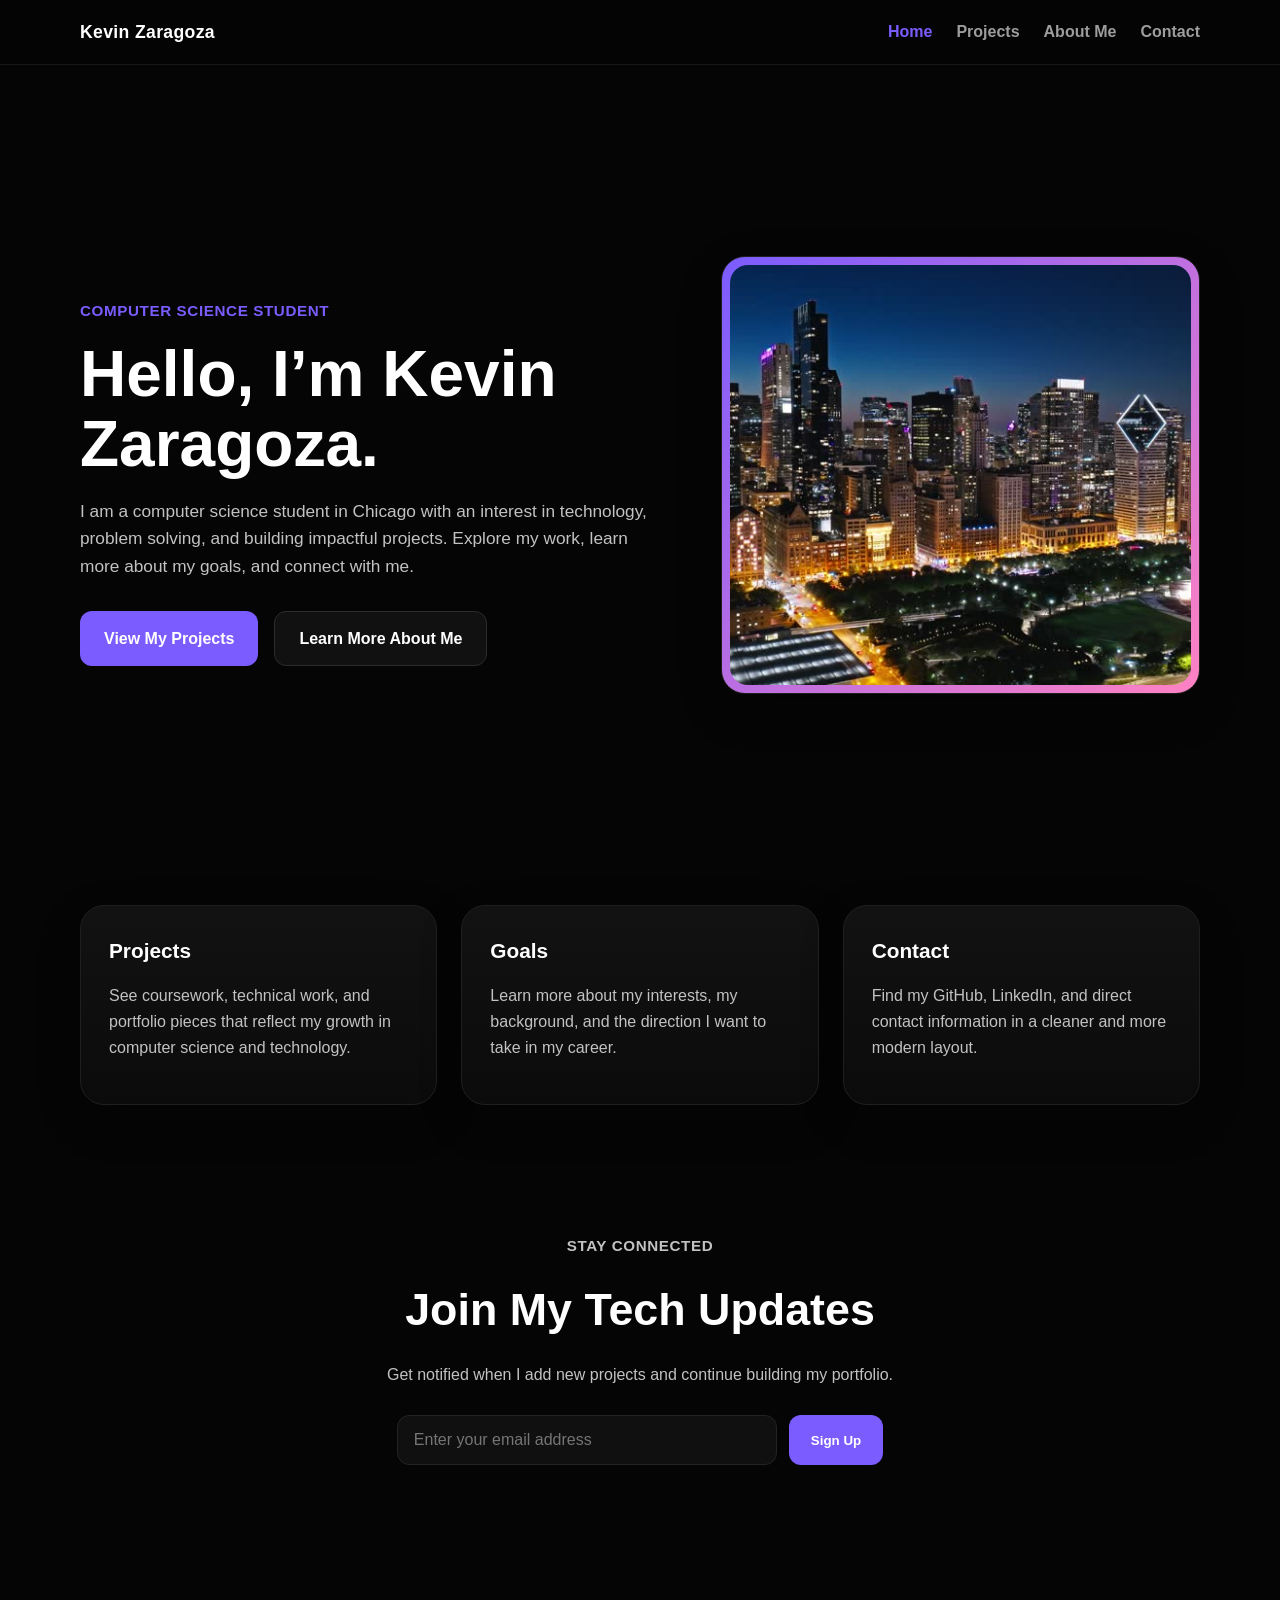
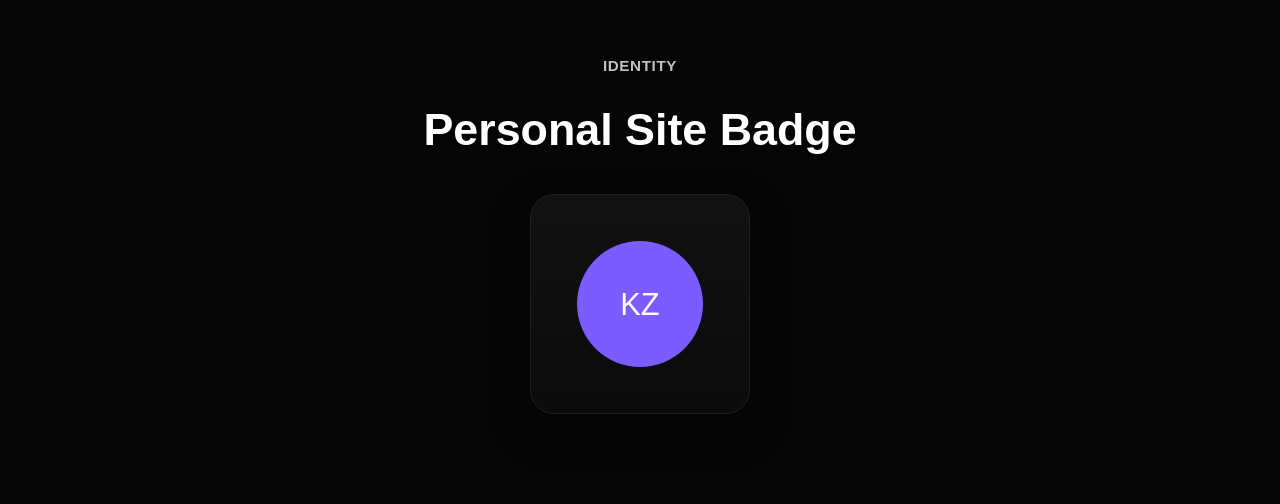
<file: Portfolio Project/index.html>
<!DOCTYPE html>
<html lang="en">
<head>
  <meta charset="UTF-8">
  <meta name="viewport" content="width=device-width, initial-scale=1.0">
  <title>Home | Kevin Zaragoza</title>
  <link rel="stylesheet" href="style.css">
</head>
<body>
  <header class="site-header">
    <nav class="navbar">
      <a href="index.html" class="nav-logo">Kevin Zaragoza</a>
      <div class="nav-links">
        <a href="index.html" class="active">Home</a>
        <a href="projects.html">Projects</a>
        <a href="about.html">About Me</a>
        <a href="contact.html">Contact</a>
      </div>
    </nav>
  </header>

  <main>
    <section class="hero">
      <div class="hero-text">
        <p class="eyebrow">Computer Science Student</p>
        <h1>Hello, I’m Kevin Zaragoza.</h1>
        <p class="hero-description">
          I am a computer science student in Chicago with an interest in technology, problem solving, and building impactful projects. Explore my work, learn more about my goals, and connect with me.
        </p>
        <div class="hero-actions">
          <a href="projects.html" class="primary-button">View My Projects</a>
          <a href="about.html" class="secondary-button">Learn More About Me</a>
        </div>
      </div>

      <div class="hero-image-card">
        <img src="ChicagoSkyline.jpg" alt="Chicago skyline" class="hero-image">
      </div>
    </section>

    <section class="quick-highlights">
      <div class="highlight-card">
        <h2>Projects</h2>
        <p>See coursework, technical work, and portfolio pieces that reflect my growth in computer science and technology.</p>
      </div>
      <div class="highlight-card">
        <h2>Goals</h2>
        <p>Learn more about my interests, my background, and the direction I want to take in my career.</p>
      </div>
      <div class="highlight-card">
        <h2>Contact</h2>
        <p>Find my GitHub, LinkedIn, and direct contact information in a cleaner and more modern layout.</p>
      </div>
    </section>

    <section class="signup-section">
      <div class="section-heading">
        <p class="section-label">Stay Connected</p>
        <h2>Join My Tech Updates</h2>
        <p>Get notified when I add new projects and continue building my portfolio.</p>
      </div>

      <form class="signup-form" id="emailForm">
        <input type="email" id="emailInput" placeholder="Enter your email address" aria-label="Email address">
        <button type="button" onclick="signup()">Sign Up</button>
      </form>

      <p id="emailMessage" class="form-message"></p>
    </section>

    <section class="badge-section">
      <div class="section-heading">
        <p class="section-label">Identity</p>
        <h2>Personal Site Badge</h2>
      </div>

      <div class="badge-card">
        <svg width="140" height="140" viewBox="0 0 100 100" aria-label="Kevin Zaragoza badge">
          <circle cx="50" cy="50" r="45" fill="#7b5cff"></circle>
          <text x="50" y="58" text-anchor="middle" font-size="22" fill="white" font-family="Arial">KZ</text>
        </svg>
      </div>
    </section>
  </main>

  <script>
    function signup() {
      const email = document.getElementById("emailInput").value.trim();
      const msg = document.getElementById("emailMessage");

      if (email === "") {
        msg.textContent = "Please enter your email address.";
        msg.className = "form-message error";
      } else {
        msg.textContent = "Thanks for signing up. You are now subscribed.";
        msg.className = "form-message success";
        document.getElementById("emailInput").value = "";
      }
    }
  </script>
</body>
</html>
</file>
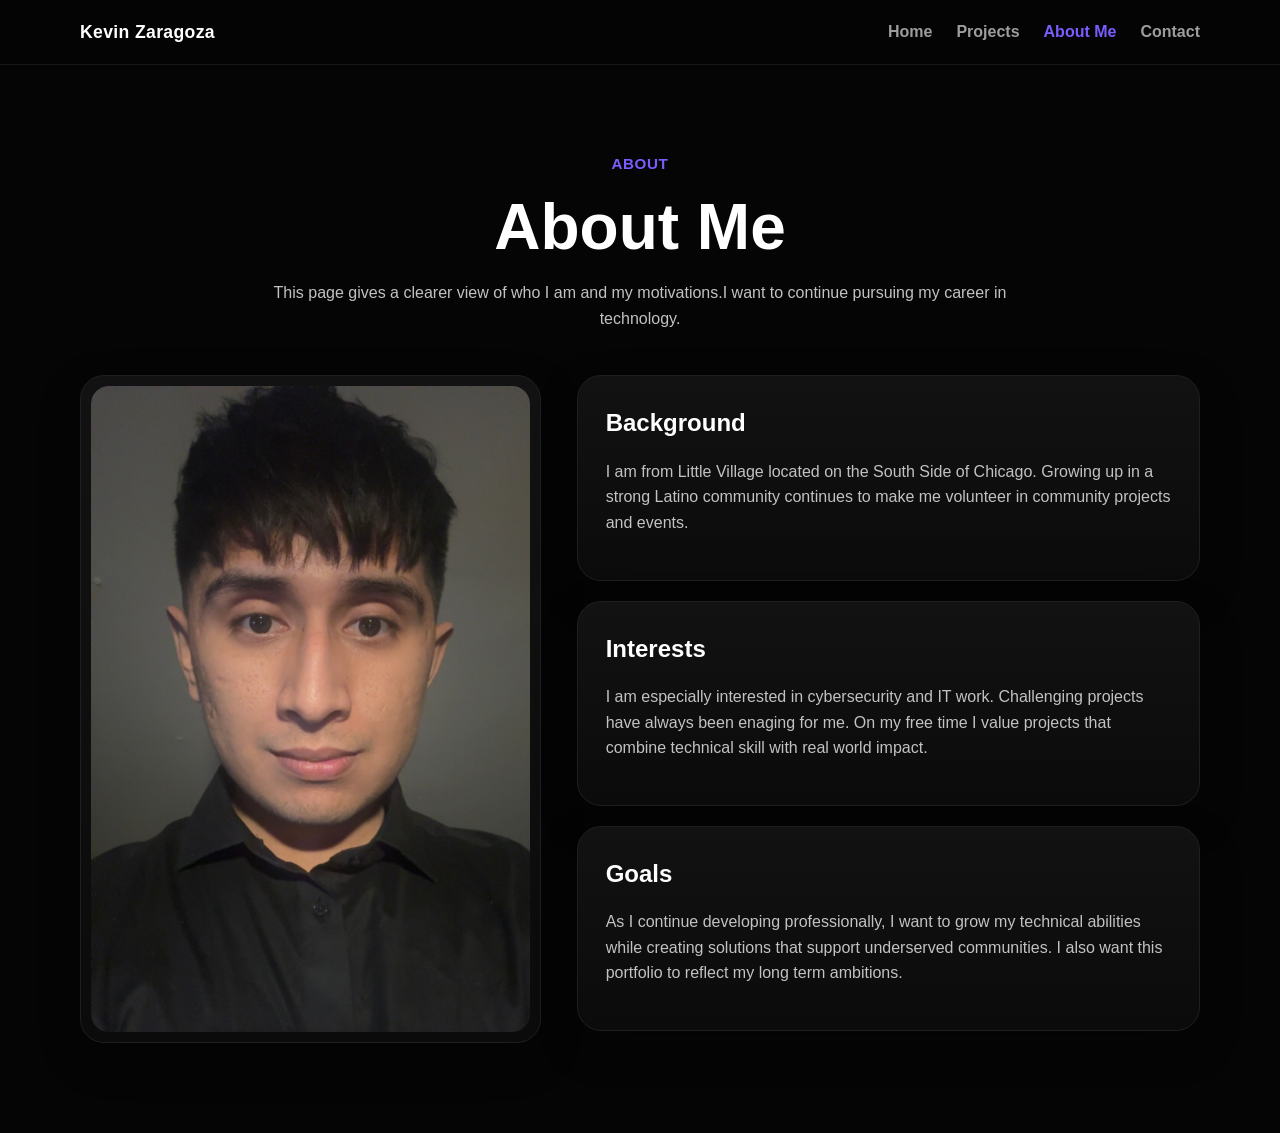
<file: Portfolio Project/about.html>
<!DOCTYPE html>
<html lang="en">
<head>
  <meta charset="UTF-8">
  <meta name="viewport" content="width=device-width, initial-scale=1.0">
  <title>About Me | Kevin Zaragoza</title>
  <link rel="stylesheet" href="style.css">
</head>
<body>
  <header class="site-header">
    <nav class="navbar">
      <a href="index.html" class="nav-logo">Kevin Zaragoza</a>
      <div class="nav-links">
        <a href="index.html">Home</a>
        <a href="projects.html">Projects</a>
        <a href="about.html" class="active">About Me</a>
        <a href="contact.html">Contact</a>
      </div>
    </nav>
  </header>

  <main class="page-main">
    <section class="page-hero">
      <p class="section-label">About</p>
      <h1>About Me</h1>
      <p class="page-intro">
        This page gives a clearer view of who I am and my motivations.I want to continue pursuing my career in technology.
      </p>
    </section>

    <section class="about-layout">
      <div class="about-image-card">
        <img src="Headshot.jpg" alt="Kevin Zaragoza headshot" class="about-image">
      </div>

      <div class="about-details">
        <div class="info-card">
          <h2>Background</h2>
          <p>
            I am from Little Village located on the South Side of Chicago. Growing up in a strong Latino community continues to make me volunteer in community projects and events.
          </p>
        </div>

        <div class="info-card">
          <h2>Interests</h2>
          <p>
            I am especially interested in cybersecurity and IT work. Challenging projects have always been enaging for me. On my free time I value projects that combine technical skill with real world impact.
          </p>
        </div>

        <div class="info-card">
          <h2>Goals</h2>
          <p>
            As I continue developing professionally, I want to grow my technical abilities while creating solutions that support underserved communities. I also want this portfolio to reflect my long term ambitions.
          </p>
        </div>
      </div>
    </section>
  </main>
</body>
</html>
</file>
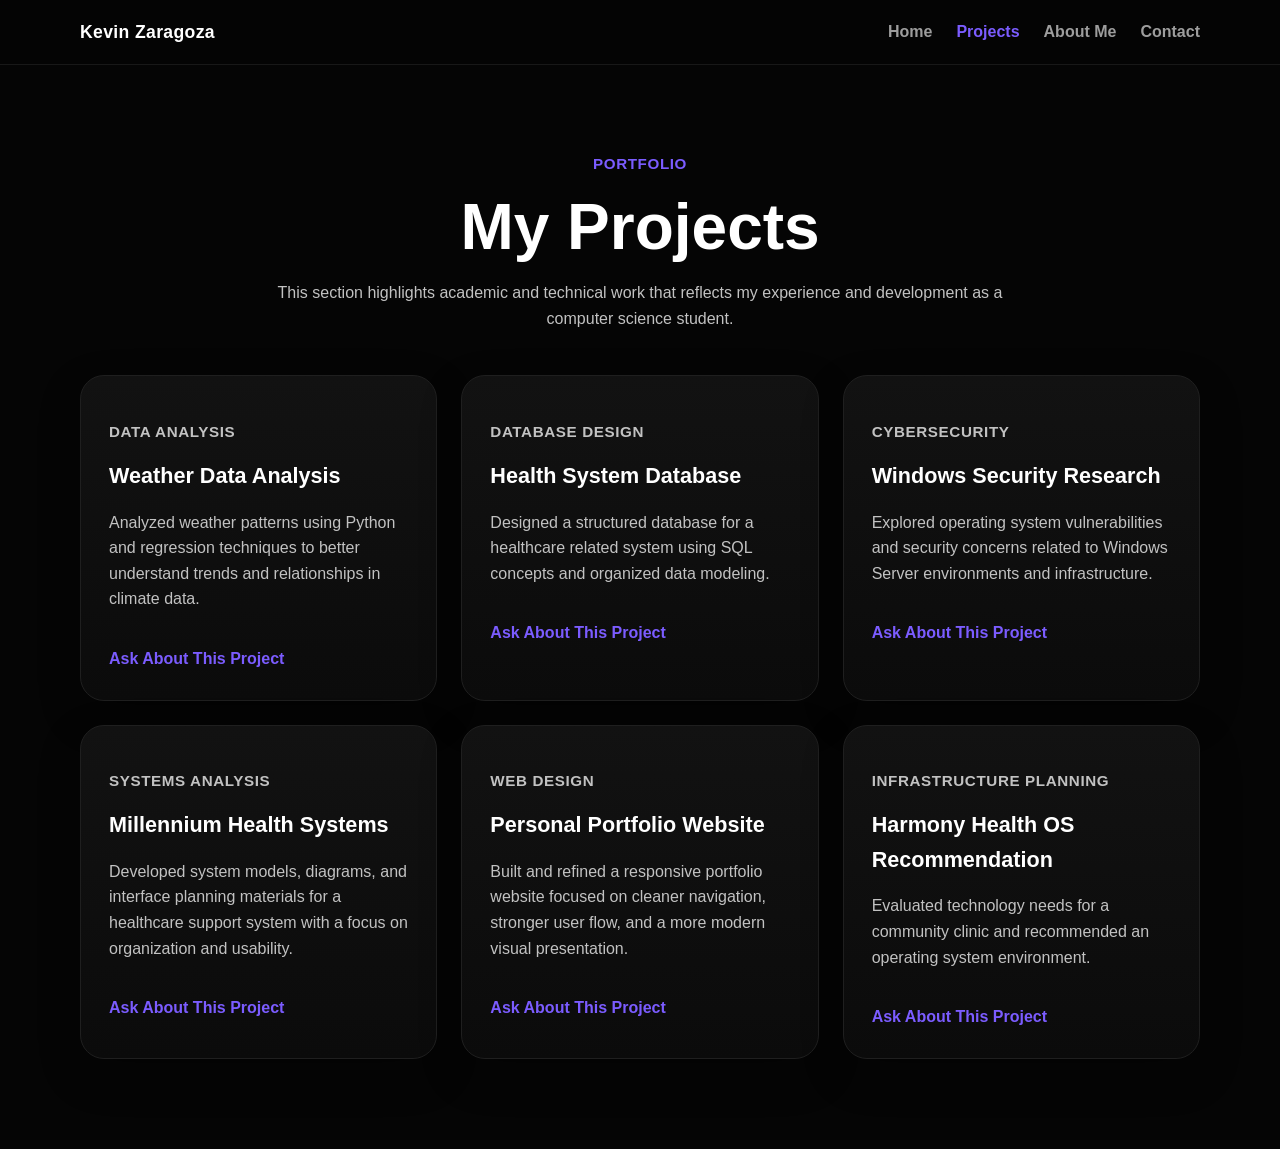
<file: Portfolio Project/projects.html>
<!DOCTYPE html>
<html lang="en">
<head>
  <meta charset="UTF-8">
  <meta name="viewport" content="width=device-width, initial-scale=1.0">
  <title>Projects | Kevin Zaragoza</title>
  <link rel="stylesheet" href="style.css">
</head>
<body>
  <header class="site-header">
    <nav class="navbar">
      <a href="index.html" class="nav-logo">Kevin Zaragoza</a>
      <div class="nav-links">
        <a href="index.html">Home</a>
        <a href="projects.html" class="active">Projects</a>
        <a href="about.html">About Me</a>
        <a href="contact.html">Contact</a>
      </div>
    </nav>
  </header>

  <main class="page-main">
    <section class="page-hero">
      <p class="section-label">Portfolio</p>
      <h1>My Projects</h1>
      <p class="page-intro">
        This section highlights academic and technical work that reflects my experience and development as a computer science student.
      </p>
    </section>

    <section class="projects-grid">
      <article class="project-card">
        <div class="project-content">
          <p class="project-tag">Data Analysis</p>
          <h2>Weather Data Analysis</h2>
          <p>
            Analyzed weather patterns using Python and regression techniques to better understand trends and relationships in climate data.
          </p>
          <a href="contact.html" class="card-link">Ask About This Project</a>
        </div>
      </article>

      <article class="project-card">
        <div class="project-content">
          <p class="project-tag">Database Design</p>
          <h2>Health System Database</h2>
          <p>
            Designed a structured database for a healthcare related system using SQL concepts and organized data modeling.
          </p>
          <a href="contact.html" class="card-link">Ask About This Project</a>
        </div>
      </article>

      <article class="project-card">
        <div class="project-content">
          <p class="project-tag">Cybersecurity</p>
          <h2>Windows Security Research</h2>
          <p>
            Explored operating system vulnerabilities and security concerns related to Windows Server environments and infrastructure.
          </p>
          <a href="contact.html" class="card-link">Ask About This Project</a>
        </div>
      </article>

      <article class="project-card">
        <div class="project-content">
          <p class="project-tag">Systems Analysis</p>
          <h2>Millennium Health Systems</h2>
          <p>
            Developed system models, diagrams, and interface planning materials for a healthcare support system with a focus on organization and usability.
          </p>
          <a href="contact.html" class="card-link">Ask About This Project</a>
        </div>
      </article>

      <article class="project-card">
        <div class="project-content">
          <p class="project-tag">Web Design</p>
          <h2>Personal Portfolio Website</h2>
          <p>
            Built and refined a responsive portfolio website focused on cleaner navigation, stronger user flow, and a more modern visual presentation.
          </p>
          <a href="contact.html" class="card-link">Ask About This Project</a>
        </div>
      </article>

      <article class="project-card">
        <div class="project-content">
          <p class="project-tag">Infrastructure Planning</p>
          <h2>Harmony Health OS Recommendation</h2>
          <p>
            Evaluated technology needs for a community clinic and recommended an operating system environment.
          </p>
          <a href="contact.html" class="card-link">Ask About This Project</a>
        </div>
      </article>
    </section>
  </main>
</body>
</html>
</file>
<file: Portfolio Project/style.css>
body {
  margin: 0;
  background-color: #050505;
  color: #ffffff;
  font-family: "Segoe UI", Arial, sans-serif;
  line-height: 1.6;
}

* {
  box-sizing: border-box;
}

.site-header {
  position: sticky;
  top: 0;
  z-index: 1000;
  background-color: rgba(5, 5, 5, 0.92);
  backdrop-filter: blur(10px);
  border-bottom: 1px solid #181818;
}

.navbar {
  width: min(1120px, 92%);
  margin: 0 auto;
  padding: 18px 0;
  display: flex;
  justify-content: space-between;
  align-items: center;
  gap: 24px;
}

.nav-logo {
  color: #ffffff;
  text-decoration: none;
  font-size: 1.1rem;
  font-weight: 700;
  letter-spacing: 0.02em;
}

.nav-links {
  display: flex;
  align-items: center;
  gap: 24px;
  flex-wrap: wrap;
}

.nav-links a {
  color: #9d9d9d;
  text-decoration: none;
  font-weight: 600;
  transition: color 0.25s ease, transform 0.25s ease;
}

.nav-links a:hover {
  color: #ffffff;
  transform: translateY(-1px);
}

.nav-links a.active {
  color: #7b5cff;
}

main,
.page-main {
  width: min(1120px, 92%);
  margin: 0 auto;
}

.hero {
  min-height: calc(100vh - 80px);
  display: grid;
  grid-template-columns: 1.1fr 0.9fr;
  align-items: center;
  gap: 56px;
  padding: 72px 0;
}

.eyebrow,
.section-label,
.project-tag {
  color: #7b5cff;
  font-size: 0.95rem;
  font-weight: 700;
  letter-spacing: 0.04em;
  text-transform: uppercase;
}

.hero h1,
.page-hero h1 {
  font-size: clamp(2.5rem, 5vw, 4.5rem);
  line-height: 1.1;
  margin: 12px 0 18px;
}

.hero-description,
.page-intro,
.section-heading p,
.project-content p,
.info-card p,
.contact-card p,
.media-card p,
.highlight-card p {
  color: #c2c2c2;
}

.hero-description {
  max-width: 620px;
  font-size: 1.08rem;
}

.hero-actions {
  display: flex;
  gap: 16px;
  flex-wrap: wrap;
  margin-top: 30px;
}

.primary-button,
.secondary-button,
.card-link,
.contact-card a {
  display: inline-flex;
  align-items: center;
  justify-content: center;
  text-decoration: none;
  font-weight: 700;
  border-radius: 12px;
  transition: transform 0.25s ease, background-color 0.25s ease, color 0.25s ease, border-color 0.25s ease;
}

.primary-button {
  background-color: #7b5cff;
  color: #ffffff;
  padding: 14px 24px;
}

.primary-button:hover {
  background-color: #9378ff;
  transform: translateY(-2px);
}

.secondary-button {
  border: 1px solid #2c2c2c;
  color: #ffffff;
  padding: 14px 24px;
  background-color: #111111;
}

.secondary-button:hover {
  border-color: #7b5cff;
  color: #ffffff;
  transform: translateY(-2px);
}

.hero-image-card,
.about-image-card,
.badge-card,
.highlight-card,
.project-card,
.info-card,
.contact-card,
.media-card {
  background: linear-gradient(180deg, #121212, #0b0b0b);
  border: 1px solid #1f1f1f;
  border-radius: 24px;
  box-shadow: 0 16px 40px rgba(0, 0, 0, 0.28);
}

.hero-image-card {
  padding: 8px;
  background: linear-gradient(135deg, #7b5cff, #ff82c3);
}

.hero-image {
  width: 100%;
  height: 100%;
  min-height: 420px;
  object-fit: cover;
  border-radius: 18px;
  display: block;
}

.quick-highlights {
  display: grid;
  grid-template-columns: repeat(3, 1fr);
  gap: 24px;
  margin: 20px 0 90px;
}

.highlight-card {
  padding: 28px;
  transition: transform 0.25s ease, border-color 0.25s ease;
}

.highlight-card:hover {
  transform: translateY(-6px);
  border-color: #7b5cff;
}

.highlight-card h2 {
  margin-top: 0;
  margin-bottom: 12px;
  font-size: 1.3rem;
}

.signup-section,
.badge-section,
.media-section {
  padding: 24px 0 90px;
}

.section-heading {
  text-align: center;
  max-width: 720px;
  margin: 0 auto 28px;
}

.section-heading h2 {
  font-size: clamp(1.8rem, 4vw, 2.8rem);
  margin: 8px 0 12px;
}

.signup-form {
  display: flex;
  justify-content: center;
  gap: 12px;
  flex-wrap: wrap;
  margin-top: 24px;
}

.signup-form input {
  width: min(380px, 100%);
  padding: 15px 16px;
  border-radius: 12px;
  border: 1px solid #232323;
  background-color: #101010;
  color: #ffffff;
  font-size: 1rem;
}

.signup-form input:focus {
  outline: none;
  border-color: #7b5cff;
}

.signup-form button {
  padding: 15px 22px;
  border: none;
  border-radius: 12px;
  background-color: #7b5cff;
  color: #ffffff;
  font-weight: 700;
  cursor: pointer;
  transition: background-color 0.25s ease, transform 0.25s ease;
}

.signup-form button:hover {
  background-color: #9378ff;
  transform: translateY(-2px);
}

.form-message {
  text-align: center;
  margin-top: 16px;
  min-height: 28px;
  font-weight: 600;
}

.form-message.error {
  color: #ff6b6b;
}

.form-message.success {
  color: #9c8cff;
}

.badge-card {
  width: 220px;
  height: 220px;
  margin: 0 auto;
  display: flex;
  align-items: center;
  justify-content: center;
}

.page-hero {
  text-align: center;
  padding: 72px 0 28px;
  max-width: 760px;
  margin: 0 auto;
}

.projects-grid {
  display: grid;
  grid-template-columns: repeat(3, 1fr);
  gap: 24px;
  padding-bottom: 90px;
}

.project-card {
  padding: 0;
  transition: transform 0.25s ease, border-color 0.25s ease, box-shadow 0.25s ease;
}

.project-card:hover {
  transform: translateY(-8px);
  border-color: #7b5cff;
  box-shadow: 0 20px 46px rgba(0, 0, 0, 0.35);
}

.project-content {
  padding: 28px;
}

.project-content h2 {
  margin-top: 10px;
  margin-bottom: 12px;
  font-size: 1.35rem;
}

.card-link {
  margin-top: 18px;
  color: #7b5cff;
  background-color: transparent;
  padding: 0;
}

.card-link:hover {
  color: #a595ff;
  transform: translateX(3px);
}

.about-layout {
  display: grid;
  grid-template-columns: 0.85fr 1.15fr;
  gap: 36px;
  align-items: start;
  padding-bottom: 90px;
}

.about-image-card {
  padding: 10px;
}

.about-image {
  width: 100%;
  display: block;
  border-radius: 18px;
  object-fit: cover;
}

.about-details {
  display: grid;
  gap: 20px;
}

.info-card {
  padding: 28px;
  transition: transform 0.25s ease, border-color 0.25s ease;
}

.info-card:hover {
  transform: translateY(-4px);
  border-color: #7b5cff;
}

.info-card h2 {
  margin-top: 0;
  margin-bottom: 10px;
}

.contact-grid {
  display: grid;
  grid-template-columns: repeat(3, 1fr);
  gap: 24px;
  padding-bottom: 70px;
}

.contact-card {
  padding: 30px 26px;
  text-align: center;
  transition: transform 0.25s ease, border-color 0.25s ease;
}

.contact-card:hover {
  transform: translateY(-7px);
  border-color: #7b5cff;
}

.contact-icon-wrap {
  width: 84px;
  height: 84px;
  margin: 0 auto 18px;
  border-radius: 50%;
  background-color: #111111;
  display: flex;
  align-items: center;
  justify-content: center;
  border: 1px solid #242424;
}

.contact-icon {
  width: 54px;
  height: 54px;
  object-fit: contain;
}

.contact-card h2 {
  margin-bottom: 10px;
}

.contact-card a {
  color: #7b5cff;
  margin-top: 8px;
}

.contact-card a:hover {
  color: #a595ff;
  transform: translateY(-2px);
}

.contact-text {
  color: #ffffff;
  font-weight: 700;
  font-size: 1.05rem;
}

.media-grid {
  display: grid;
  grid-template-columns: repeat(2, 1fr);
  gap: 24px;
}

.media-card {
  padding: 24px;
}

.media-card h3 {
  margin-top: 0;
}

iframe,
video {
  border: none;
  border-radius: 16px;
  margin-top: 12px;
  background-color: #000000;
}

@media (max-width: 980px) {
  .hero,
  .about-layout,
  .contact-grid,
  .projects-grid,
  .quick-highlights,
  .media-grid {
    grid-template-columns: 1fr;
  }

  .hero {
    min-height: auto;
    padding-top: 48px;
  }

  .hero-image {
    min-height: 300px;
  }
}

@media (max-width: 720px) {
  .navbar {
    flex-direction: column;
    align-items: flex-start;
  }

  .nav-links {
    gap: 16px;
  }

  .hero h1,
  .page-hero h1 {
    font-size: 2.4rem;
  }

  .highlight-card,
  .project-content,
  .info-card,
  .contact-card,
  .media-card {
    padding: 22px;
  }

  .signup-form input,
  .signup-form button {
    width: 100%;
  }
}
</file>
